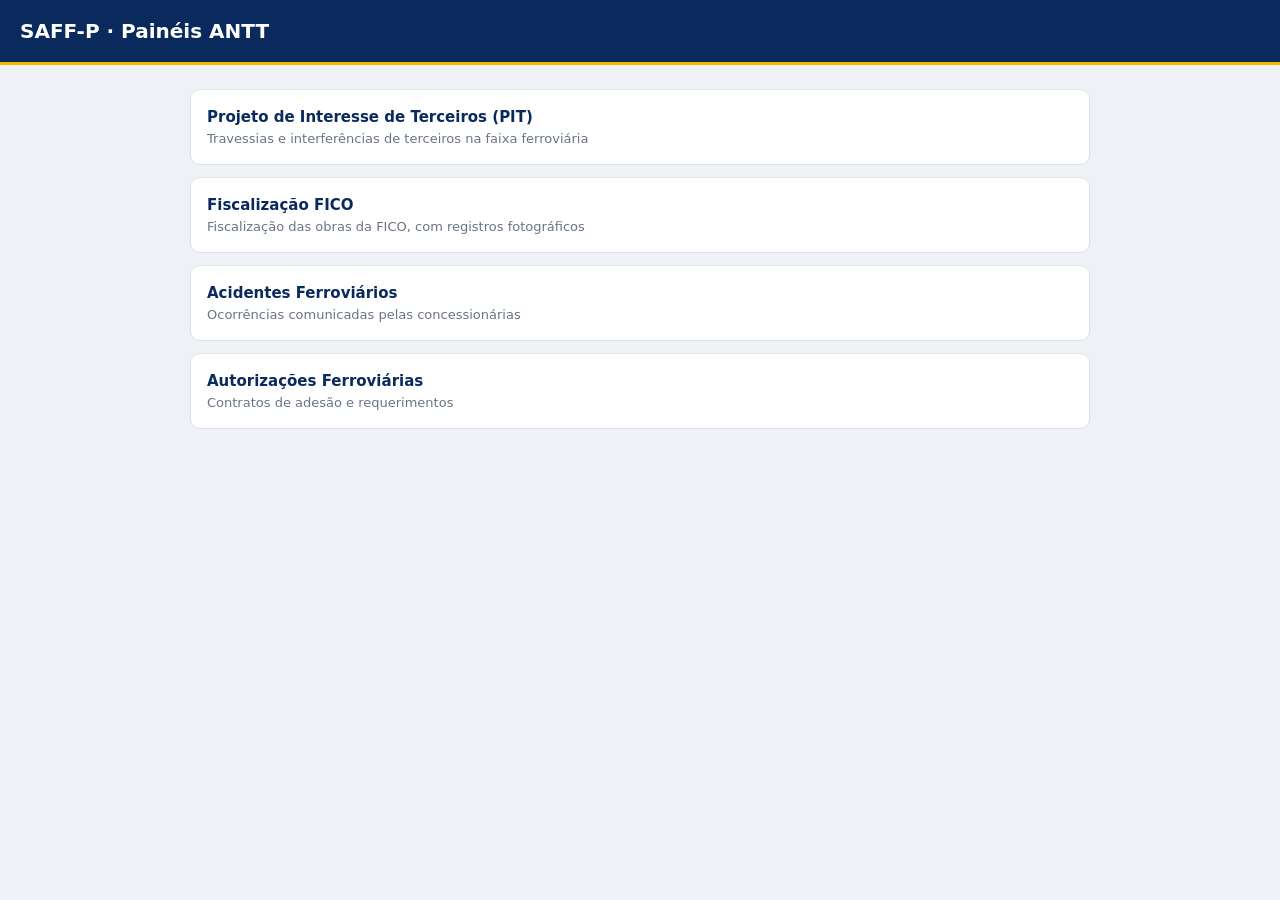
<file: index.html>
<!doctype html>
<html lang="pt-BR"><head><meta charset="utf-8"><meta name="viewport" content="width=device-width, initial-scale=1">
<title>SAFF-P · Painéis</title>
<style>body{margin:0;font:15px/1.5 "Segoe UI",system-ui,sans-serif;background:#EEF1F5;color:#14213D}
header{background:#0A2A5E;color:#fff;border-bottom:3px solid #F2B705;padding:16px 20px}h1{margin:0;font-size:20px}
main{max-width:900px;margin:24px auto;padding:0 16px;display:grid;gap:12px}a{display:block;background:#fff;border:1px solid #DDE3EB;border-radius:10px;padding:16px;color:#0A2A5E;text-decoration:none;font-weight:600}
a:hover{border-color:#1C5FAD}span{display:block;font-weight:400;color:#6A7486;font-size:13px}</style></head>
<body><header><h1>SAFF-P · Painéis ANTT</h1></header><main>
<a href="pit/">Projeto de Interesse de Terceiros (PIT)<span>Travessias e interferências de terceiros na faixa ferroviária</span></a>
<a href="fico/">Fiscalização FICO<span>Fiscalização das obras da FICO, com registros fotográficos</span></a>
<a href="acidentes/">Acidentes Ferroviários<span>Ocorrências comunicadas pelas concessionárias</span></a>
<a href="https://alipiuspaulo.github.io/painel-autorizacoes/">Autorizações Ferroviárias<span>Contratos de adesão e requerimentos</span></a>
</main></body></html>
</file>
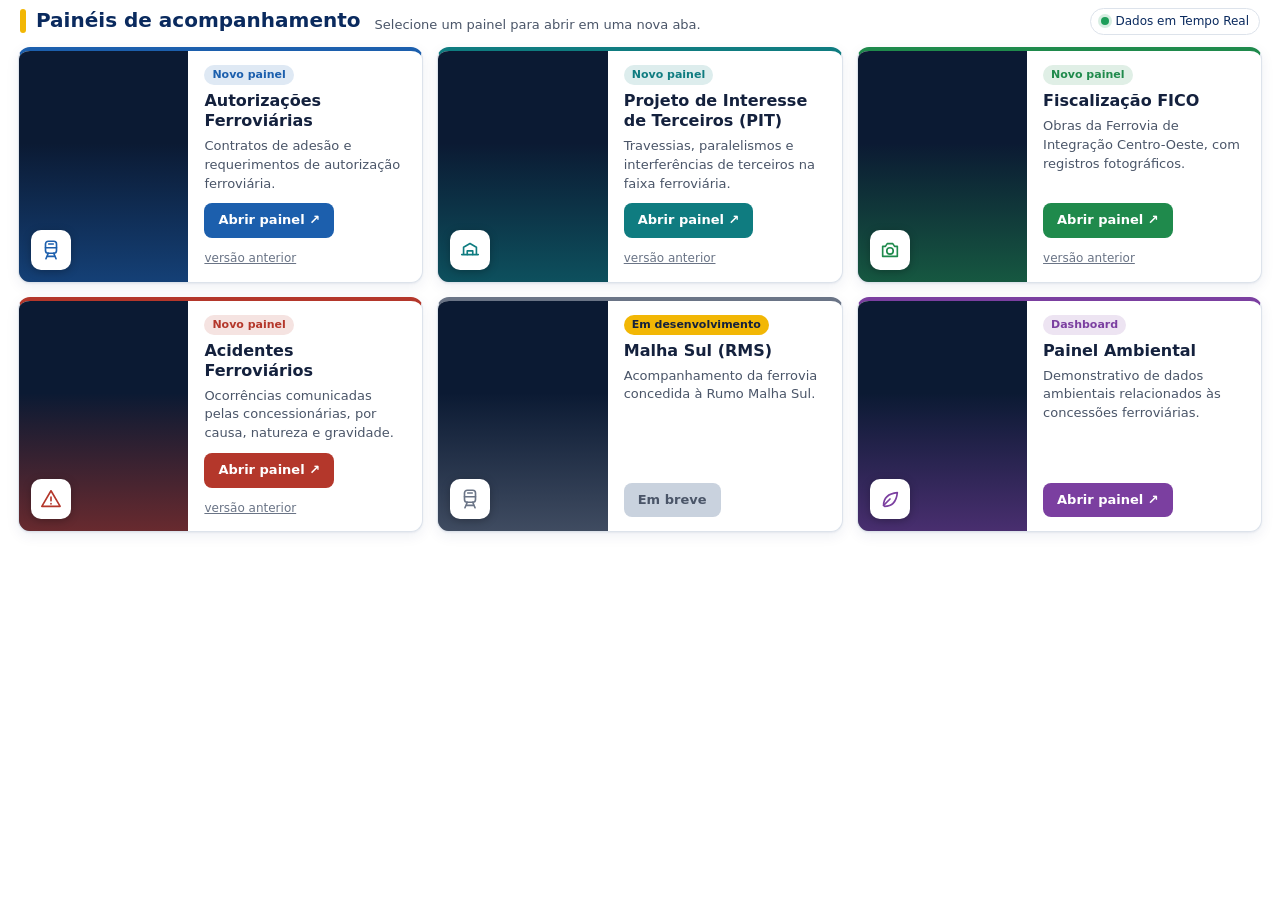
<file: hub/index.html>
<!doctype html>
<html lang="pt-BR">
<head>
<meta charset="utf-8">
<meta name="viewport" content="width=device-width, initial-scale=1">
<title>SAFF-P · Painéis</title>
<style>
:root{--navy:#0A2A5E;--blue:#1C5FAD;--yellow:#F2B705;--ink:#14213D;--ink2:#4A5568;--muted:#6A7486;--line:#DDE3EB}
*{box-sizing:border-box}
html,body{margin:0;background:transparent;color:var(--ink);font:14px/1.45 "Segoe UI","Avenir Next",system-ui,-apple-system,Roboto,Arial,sans-serif}
.wrap{padding:6px 18px 14px;max-width:1500px;margin:0 auto}
.head{display:flex;align-items:flex-end;gap:14px;margin:0 2px 12px;flex-wrap:wrap}
.head h2{margin:0;font-size:20px;font-weight:700;color:var(--navy);display:flex;align-items:center;gap:10px}
.head h2::before{content:"";width:6px;height:24px;border-radius:3px;background:var(--yellow)}
.head p{margin:0;color:var(--ink2);font-size:13px}
.head .sp{flex:1}
.live{font-size:12px;color:var(--navy);background:#fff;border:1px solid var(--line);border-radius:999px;padding:4px 10px;display:inline-flex;align-items:center;gap:6px}
.live i{width:8px;height:8px;border-radius:50%;background:#1E9E5A;box-shadow:0 0 0 3px rgba(30,158,90,.18)}
.grid{display:grid;grid-template-columns:repeat(3,minmax(0,1fr));gap:14px}
.card{display:grid;grid-template-columns:42% 1fr;min-height:168px;background:#fff;border:1px solid var(--line);border-radius:12px;overflow:hidden;box-shadow:0 1px 2px rgba(10,42,94,.06),0 4px 14px rgba(10,42,94,.07);transition:transform .18s,box-shadow .18s;border-top:4px solid var(--c)}
.card:hover{transform:translateY(-2px);box-shadow:0 2px 4px rgba(10,42,94,.08),0 10px 24px rgba(10,42,94,.12)}
.img{background:#0b1a33 center/cover no-repeat;position:relative}
.img::after{content:"";position:absolute;inset:0;background:linear-gradient(180deg,transparent 40%,color-mix(in srgb,var(--c) 55%,transparent))}
.ic{position:absolute;left:12px;bottom:12px;z-index:1;width:40px;height:40px;border-radius:10px;background:#fff;color:var(--c);display:grid;place-items:center;box-shadow:0 2px 8px rgba(0,0,0,.25)}
.ic svg{width:22px;height:22px}
.body{padding:14px 16px 14px;display:flex;flex-direction:column;gap:6px;min-width:0}
.body h3{margin:0;font-size:16px;line-height:1.25;color:var(--ink)}
.body p{margin:0;color:var(--ink2);font-size:13px;flex:1}
.acts{display:flex;align-items:center;gap:12px;flex-wrap:wrap;margin-top:4px}
.btn{display:inline-flex;align-items:center;gap:6px;background:var(--c);color:#fff;text-decoration:none;font-weight:600;font-size:13px;padding:8px 14px;border-radius:8px;border:0}
.btn:hover{filter:brightness(1.1)}
.btn[aria-disabled="true"]{background:#C9D2DE;color:#4A5568;pointer-events:none}
.old{font-size:12px;color:var(--muted);text-decoration:underline}
.old:hover{color:var(--navy)}
.tag{align-self:flex-start;font-size:11px;font-weight:700;border-radius:999px;padding:2px 8px;background:color-mix(in srgb,var(--c) 14%,#fff);color:var(--c)}
.tag.dev{background:var(--yellow);color:var(--ink)}
@media (max-width:1200px){.grid{grid-template-columns:repeat(2,minmax(0,1fr))}}
@media (max-width:720px){.grid{grid-template-columns:1fr}.card{grid-template-columns:36% 1fr}}
</style>
</head>
<body>
<div class="wrap">
  <div class="head">
    <h2>Painéis de acompanhamento</h2>
    <p>Selecione um painel para abrir em uma nova aba.</p>
    <span class="sp"></span>
    <span class="live"><i></i>Dados em Tempo Real</span>
  </div>
  <div class="grid" id="grid"></div>
</div>
<script>
const R='https://imagem-govfed.maps.arcgis.com/sharing/rest/content/items/26c68a6e20144b5199923c22b1722c3e/resources/images/';
const EXP='https://experience.arcgis.com/experience/', DSH='https://imagem-govfed.maps.arcgis.com/apps/dashboards/';
const I={
  doc:'<path d="M7 3h7l4 4v14H7z"/><path d="M14 3v4h4M10 12h6M10 16h6"/>',
  pit:'<path d="M3 17h18M5 17V9l7-4 7 4v8"/><path d="M9 17v-4h6v4"/>',
  fico:'<path d="M4 8h3l2-3h6l2 3h3v11H4z"/><circle cx="12" cy="13" r="3.5"/>',
  acid:'<path d="M12 3 2 20h20z"/><path d="M12 10v4M12 17v.5"/>',
  train:'<rect x="6" y="2.5" width="12" height="13" rx="3"/><path d="M6 9.5h12M9.5 5.5h5"/><path d="M9 15.5 6.5 21.5M15 15.5l2.5 6M7.6 19h8.8"/>',
  leaf:'<path d="M5 19c0-8 5-13 15-14-1 10-6 15-14 15"/><path d="M5 19l7-7"/>'
};
const P=[
  {t:'Autorizações Ferroviárias',d:'Contratos de adesão e requerimentos de autorização ferroviária.',c:'#1C5FAD',i:'train',img:'widget_460/1776101652744.png',url:EXP+'99652a1a4f7a4ee89a8e3c1d6af5d9bb',old:DSH+'b9b84e3d709e4bd9af5e652588ace76e',tag:'Novo painel'},
  {t:'Projeto de Interesse de Terceiros (PIT)',d:'Travessias, paralelismos e interferências de terceiros na faixa ferroviária.',c:'#0F7C80',i:'pit',img:'widget_3/1776101665127.png',url:EXP+'f554b9b22f8e4cfe9470046ad6b45a4a',old:DSH+'8d834b7aae7d4b549e3348f8d133bf55',tag:'Novo painel'},
  {t:'Fiscalização FICO',d:'Obras da Ferrovia de Integração Centro-Oeste, com registros fotográficos.',c:'#1F8A4C',i:'fico',img:'widget_4/1776101680715.png',url:EXP+'20d9b3d0ec0c4383b7834ee8c11c7068',old:DSH+'df0398e7fcea4d9c9919e67bdca24cdd',tag:'Novo painel'},
  {t:'Acidentes Ferroviários',d:'Ocorrências comunicadas pelas concessionárias, por causa, natureza e gravidade.',c:'#B4372B',i:'acid',img:'widget_5/1776101691414.png',url:EXP+'8dcb0c4121d643b6ae0b9e2e304288e8',old:DSH+'56dc12a1126c49acb3bf70559ab33477',tag:'Novo painel'},
  {t:'Malha Sul (RMS)',d:'Acompanhamento da ferrovia concedida à Rumo Malha Sul.',c:'#6A7486',i:'train',img:'background_setting/1783278204299.jpg',url:null,tag:'Em desenvolvimento',dev:true},
  {t:'Painel Ambiental',d:'Demonstrativo de dados ambientais relacionados às concessões ferroviárias.',c:'#7B3FA0',i:'leaf',img:'widget_637/1776173961556.jpg',url:DSH+'7cb56f035ee845f59900881a756dfaa6',tag:'Dashboard'}
];
const svg=k=>`<svg viewBox="0 0 24 24" fill="none" stroke="currentColor" stroke-width="1.8" stroke-linecap="round" stroke-linejoin="round">${I[k]}</svg>`;
document.getElementById('grid').innerHTML=P.map(p=>`
  <article class="card" style="--c:${p.c}">
    <div class="img" style="background-image:url('${R+p.img}')"><span class="ic">${svg(p.i)}</span></div>
    <div class="body">
      <span class="tag ${p.dev?'dev':''}">${p.tag}</span>
      <h3>${p.t}</h3>
      <p>${p.d}</p>
      <div class="acts">
        ${p.url?`<a class="btn" href="${p.url}" target="_blank" rel="noopener">Abrir painel ↗</a>`:`<span class="btn" aria-disabled="true">Em breve</span>`}
        ${p.old?`<a class="old" href="${p.old}" target="_blank" rel="noopener">versão anterior</a>`:''}
      </div>
    </div>
  </article>`).join('');
</script>
</body>
</html>
</file>
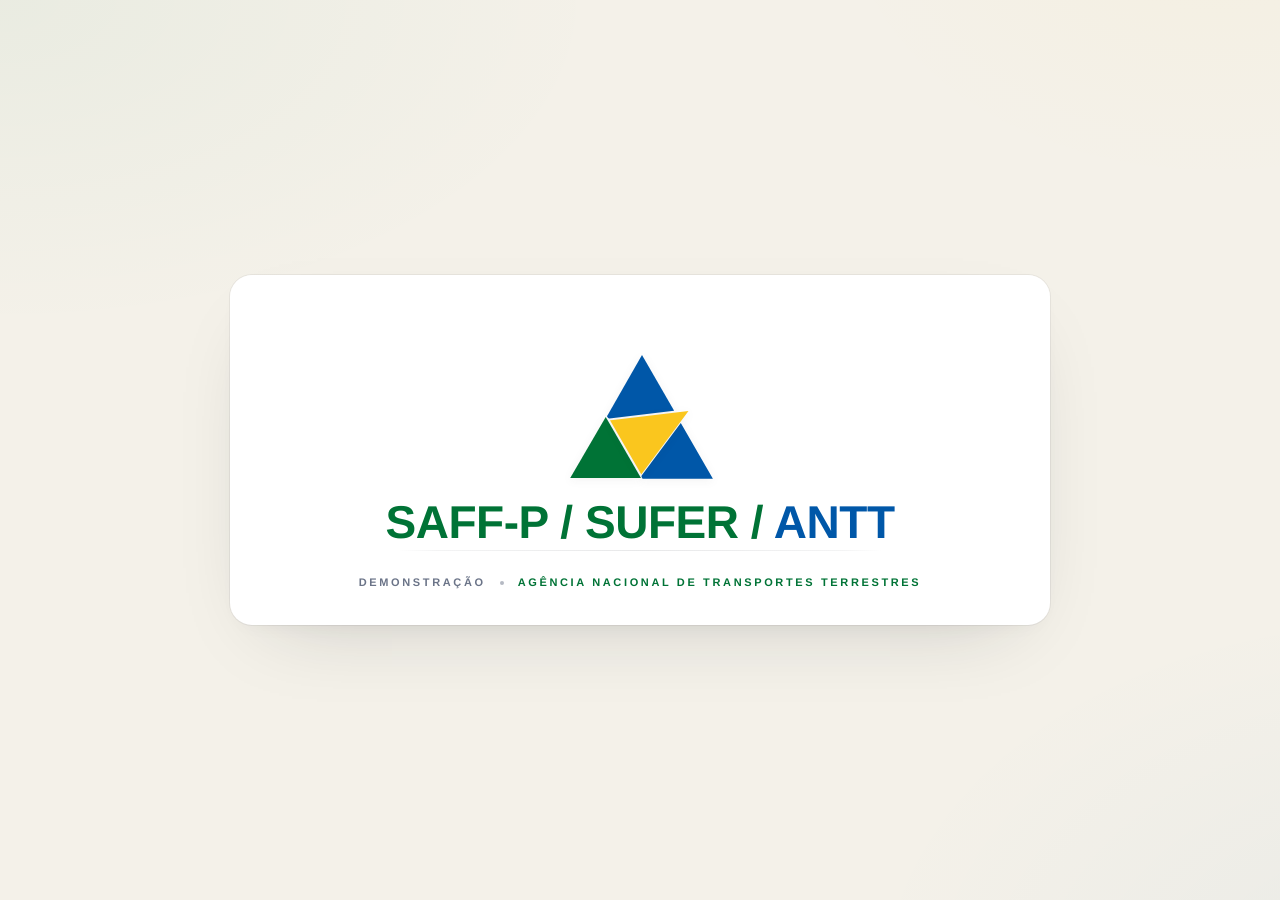
<file: logo/index.html>
<!DOCTYPE html>
<html lang="pt-BR">
<head>
<meta charset="UTF-8">
<meta name="viewport" content="width=device-width, initial-scale=1.0">
<title>ANTT · Logo animado</title>



<style>
  :root {
    /* Cores oficiais (Manual ANTT, p.26) */
    --green:   #007336;
    --blue:    #0057A8;
    --yellow:  #FAC61E;
    --ink:     #1A1F2A;
    --ink-2:   #3A4254;
    --ink-3:   #6B7488;
    --bg:      #F4F1E9;
    --paper:   #FFFFFF;
    --line:    #E2DCCC;
    --gillsans: "Gill Sans MT", "Gill Sans Nova", "Gill Sans", Cantarell, Lato, -apple-system, BlinkMacSystemFont, "Helvetica Neue", sans-serif;
  }

  *, *::before, *::after { box-sizing: border-box; margin: 0; padding: 0; }
  html, body { height: 100%; }

  body {
    font-family: var(--gillsans);
    color: var(--ink);
    background:
      radial-gradient(1100px 600px at 0% 0%, rgba(0,115,54,0.045), transparent 55%),
      radial-gradient(1000px 700px at 110% 110%, rgba(0,87,168,0.045), transparent 55%),
      radial-gradient(700px 500px at 95% -10%, rgba(250,198,30,0.04), transparent 55%),
      var(--bg);
    -webkit-font-smoothing: antialiased;
    text-rendering: geometricPrecision;
    display: flex; align-items: center; justify-content: center;
    padding: 32px 16px; min-height: 100vh;
  }

  .stage {
    position: relative;
    width: min(820px, 100%);
    padding: 60px 56px 36px;
    background: var(--paper);
    border-radius: 22px;
    box-shadow:
      0 1px 0 rgba(255,255,255,0.6) inset,
      0 0 0 1px rgba(26,31,42,0.06),
      0 30px 80px -40px rgba(26,31,42,0.22),
      0 8px 24px -16px rgba(26,31,42,0.10);
    overflow: hidden;
  }

  .meta {
    position: absolute; top: 22px; right: 28px;
    font-family: var(--gillsans); font-size: 10px; font-weight: 700;
    letter-spacing: 0.22em; text-transform: uppercase; color: var(--ink-3);
    display: flex; align-items: center; gap: 8px;
  }
  .meta::before {
    content: ""; width: 6px; height: 6px; border-radius: 50%;
    background: var(--green);
    box-shadow: 0 0 0 3px rgba(0,115,54,0.18);
    animation: pulse 2.4s ease-in-out infinite;
  }
  @keyframes pulse { 0%,100% { box-shadow: 0 0 0 3px rgba(0,115,54,0.18); } 50% { box-shadow: 0 0 0 6px rgba(0,115,54,0.05); } }

  .mark {
    position: absolute; top: 22px; left: 28px;
    display: flex; align-items: center; gap: 10px;
    font-family: var(--gillsans); font-size: 9.5px; font-weight: 700;
    letter-spacing: 0.22em; text-transform: uppercase; color: var(--ink-3);
  }
  .mark .dot { width: 6px; height: 6px; border-radius: 50%; background: var(--ink-3); display: inline-flex; }

  /* ========== SYMBOL ZONE ========== */
  .symbol-zone {
    position: relative;
    width: 160px;
    height: 144px;
    margin: 6px auto 0;
    /* Allow triangles to fly outside container during juggling */
    overflow: visible;
  }

  /* Each triangle is absolutely positioned at its HOME position; transform animates it from there */
  .tri {
    position: absolute;
    transform-origin: 50% 50%;
    will-change: transform;
  }
  .tri svg { width: 100%; height: 100%; display: block; filter: drop-shadow(0 2px 4px rgba(26,31,42,0.06)); }

  /* 10s cycle: 0-58% juggling, 58-65% converging, 65-85% holding (symbol), 85-92% dispersing, 92-100% juggling */
  .tri-blue-top   { left: 46.66px; top: 14.12px; width: 67.12px; height: 63.51px;
                    animation: dance-blue-top   10s cubic-bezier(.45,.05,.55,.95) infinite; }
  .tri-green-bl   { left: 10.45px; top: 76.05px; width: 71.20px; height: 61.39px;
                    animation: dance-green-bl   10s cubic-bezier(.45,.05,.55,.95) infinite; }
  .tri-blue-br    { left: 80.93px; top: 81.81px; width: 71.92px; height: 55.64px;
                    animation: dance-blue-br    10s cubic-bezier(.45,.05,.55,.95) infinite; }
  .tri-yellow-inv { left: 49.52px; top: 69.55px; width: 78.50px; height: 63.64px;
                    animation: dance-yellow-inv 10s cubic-bezier(.45,.05,.55,.95) infinite; }

  /* Arcs are designed so each triangle stays roughly above/around its home quadrant.
     All converge to translate(0,0) rotate(0) at 65% and hold until 85% — that's when the symbol is fully assembled. */
  @keyframes dance-blue-top {
    0%   { transform: translate(-22px, 18px)  rotate(-10deg); }
    14%  { transform: translate(-12px, -6px)  rotate(-2deg); }
    28%  { transform: translate(8px, -22px)   rotate(8deg); }
    42%  { transform: translate(22px, -10px)  rotate(14deg); }
    55%  { transform: translate(8px, -16px)   rotate(4deg); }
    65%  { transform: translate(0, 0)         rotate(0); }
    85%  { transform: translate(0, 0)         rotate(0); }
    92%  { transform: translate(-14px, 6px)   rotate(-6deg); }
    100% { transform: translate(-22px, 18px)  rotate(-10deg); }
  }
  @keyframes dance-green-bl {
    0%   { transform: translate(18px, -16px)  rotate(10deg); }
    14%  { transform: translate(22px, 4px)    rotate(4deg); }
    28%  { transform: translate(10px, 18px)   rotate(-4deg); }
    42%  { transform: translate(-14px, 12px)  rotate(-12deg); }
    55%  { transform: translate(-16px, -4px)  rotate(-4deg); }
    65%  { transform: translate(0, 0)         rotate(0); }
    85%  { transform: translate(0, 0)         rotate(0); }
    92%  { transform: translate(10px, -10px)  rotate(6deg); }
    100% { transform: translate(18px, -16px)  rotate(10deg); }
  }
  @keyframes dance-blue-br {
    0%   { transform: translate(-16px, -18px) rotate(-10deg); }
    14%  { transform: translate(2px, -20px)   rotate(-4deg); }
    28%  { transform: translate(20px, -8px)   rotate(6deg); }
    42%  { transform: translate(16px, 12px)   rotate(12deg); }
    55%  { transform: translate(-2px, 14px)   rotate(2deg); }
    65%  { transform: translate(0, 0)         rotate(0); }
    85%  { transform: translate(0, 0)         rotate(0); }
    92%  { transform: translate(-10px, -12px) rotate(-4deg); }
    100% { transform: translate(-16px, -18px) rotate(-10deg); }
  }
  @keyframes dance-yellow-inv {
    0%   { transform: translate(2px, 16px)    rotate(14deg); }
    14%  { transform: translate(-14px, 12px)  rotate(8deg); }
    28%  { transform: translate(-18px, -4px)  rotate(-6deg); }
    42%  { transform: translate(-2px, -18px)  rotate(-12deg); }
    55%  { transform: translate(14px, -10px)  rotate(-4deg); }
    65%  { transform: translate(0, 0)         rotate(0); }
    85%  { transform: translate(0, 0)         rotate(0); }
    92%  { transform: translate(6px, 12px)    rotate(8deg); }
    100% { transform: translate(2px, 16px)    rotate(14deg); }
  }

  /* ========== WORDMARK ========== */
  .word {
    position: relative;
    display: flex;
    justify-content: center;
    margin: 8px auto 0;
  }

  .word__inner {
    position: relative;
    display: inline-flex;
    align-items: flex-end;
  }

  .antt-letters {
    display: block;
    height: clamp(56px, 9vw, 92px);
    width: auto;
    z-index: 3;
    position: relative;
  }
  .antt-letters path { fill: var(--green); }

  /* wordmark */
  .responde {
    position: relative;
    z-index: 3;
    font-family: var(--gillsans);
    font-weight: 700;
    color: var(--blue);
    /* +30% sobre o tamanho anterior (era 36/6vw/60) */
    font-size: clamp(47px, 7.8vw, 78px);
    line-height: 1;
    /* Aglutinação horizontal: margin em px para fixar o canto esquerdo
       independentemente do font-size (em escalaria com a fonte) */
    margin-left: -11px;
    /* translateY ajustado para que o canto INFERIOR fique na mesma posição
       absoluta de antes: 0.48 × 60 = 28.8px → 28.8 / 78 ≈ 37% */
    transform: translateY(37%);
    letter-spacing: -0.012em;
  }

  /* ========== VEHICLE LANE ========== */
  .lane {
    position: absolute;
    inset: 0 -8px -8px -8px;
    z-index: 1;
    pointer-events: none;
    overflow: hidden;
  }

  .lane::before {
    content: ""; position: absolute;
    left: 4%; right: 4%; bottom: 4px;
    height: 1px;
    background: linear-gradient(90deg, transparent 0%, rgba(26,31,42,0.05) 8%, rgba(26,31,42,0.10) 50%, rgba(26,31,42,0.05) 92%, transparent 100%);
  }

  .veh {
    position: absolute; left: -120px;
    color: var(--ink-2); opacity: 0.55;
    will-change: transform;
  }
  .veh svg { display: block; }

  .veh.truck { bottom: 0%; animation: drive 8.5s linear infinite; animation-delay: -1.2s; }
  .veh.car   { bottom: 38%; animation: drive 6.2s linear infinite; animation-delay: -3.4s; opacity: 0.48; }
  .veh.train { bottom: 70%; animation: drive 11s linear infinite; animation-delay: -7s;   opacity: 0.42; }

  @keyframes drive {
    from { transform: translateX(0); }
    to   { transform: translateX(calc(100vw + 280px)); }
  }

  /* ========== TAGLINE ========== */
  .tag {
    text-align: center; margin-top: 30px;
    font-family: var(--gillsans); font-size: 11px; font-weight: 700;
    letter-spacing: 0.24em; text-transform: uppercase; color: var(--ink-3);
    display: flex; align-items: center; justify-content: center;
    gap: 14px; flex-wrap: wrap;
  }
  .tag .sep { width: 4px; height: 4px; border-radius: 50%; background: var(--ink-3); opacity: 0.5; }
  .tag .accent { color: var(--green); }

  /* ========== RESPONSIVE ========== */
  @media (max-width: 600px) {
    .stage { padding: 56px 22px 26px; }
    .meta { right: 18px; top: 18px; }
    .mark { left: 18px; top: 18px; font-size: 9px; gap: 8px; }

    .symbol-zone { width: 110px; height: 99px; margin-bottom: 18px; }
    .tri-blue-top   { left: 32.1px; top:  9.7px; width: 46.1px; height: 43.7px; }
    .tri-green-bl   { left:  7.2px; top: 52.3px; width: 49.0px; height: 42.2px; }
    .tri-blue-br    { left: 55.7px; top: 56.3px; width: 49.4px; height: 38.3px; }
    .tri-yellow-inv { left: 34.0px; top: 47.8px; width: 54.0px; height: 43.7px; }

    /* Amplitudes proporcionais ao símbolo menor no mobile */
    @keyframes dance-blue-top {
      0%   { transform: translate(-13px, 11px)  rotate(-10deg); }
      14%  { transform: translate(-7px, -3px)   rotate(-2deg); }
      28%  { transform: translate(5px, -13px)   rotate(8deg); }
      42%  { transform: translate(13px, -6px)   rotate(14deg); }
      55%  { transform: translate(5px, -10px)   rotate(4deg); }
      65%  { transform: translate(0, 0)         rotate(0); }
      85%  { transform: translate(0, 0)         rotate(0); }
      92%  { transform: translate(-8px, 3px)    rotate(-6deg); }
      100% { transform: translate(-13px, 11px)  rotate(-10deg); }
    }
    @keyframes dance-green-bl {
      0%   { transform: translate(11px, -10px)  rotate(10deg); }
      14%  { transform: translate(13px, 2px)    rotate(4deg); }
      28%  { transform: translate(6px, 11px)    rotate(-4deg); }
      42%  { transform: translate(-8px, 7px)    rotate(-12deg); }
      55%  { transform: translate(-10px, -2px)  rotate(-4deg); }
      65%  { transform: translate(0, 0)         rotate(0); }
      85%  { transform: translate(0, 0)         rotate(0); }
      92%  { transform: translate(6px, -6px)    rotate(6deg); }
      100% { transform: translate(11px, -10px)  rotate(10deg); }
    }
    @keyframes dance-blue-br {
      0%   { transform: translate(-10px, -11px) rotate(-10deg); }
      14%  { transform: translate(2px, -12px)   rotate(-4deg); }
      28%  { transform: translate(12px, -5px)   rotate(6deg); }
      42%  { transform: translate(10px, 7px)    rotate(12deg); }
      55%  { transform: translate(-2px, 8px)    rotate(2deg); }
      65%  { transform: translate(0, 0)         rotate(0); }
      85%  { transform: translate(0, 0)         rotate(0); }
      92%  { transform: translate(-6px, -7px)   rotate(-4deg); }
      100% { transform: translate(-10px, -11px) rotate(-10deg); }
    }
    @keyframes dance-yellow-inv {
      0%   { transform: translate(2px, 10px)    rotate(14deg); }
      14%  { transform: translate(-8px, 7px)    rotate(8deg); }
      28%  { transform: translate(-11px, -2px)  rotate(-6deg); }
      42%  { transform: translate(-2px, -11px)  rotate(-12deg); }
      55%  { transform: translate(8px, -6px)    rotate(-4deg); }
      65%  { transform: translate(0, 0)         rotate(0); }
      85%  { transform: translate(0, 0)         rotate(0); }
      92%  { transform: translate(3px, 7px)     rotate(8deg); }
      100% { transform: translate(2px, 10px)    rotate(14deg); }
    }

    .antt-letters { height: clamp(40px, 11.5vw, 58px); }
    .responde {
      /* +30% sobre 26/7.7vw/40 */
      font-size: clamp(34px, 10vw, 52px);
      /* 0.45 × 40 = 18px → 18 / 52 ≈ 35% para fixar o canto inferior */
      transform: translateY(35%);
      /* margin em px para preservar o canto esquerdo. Antes -0.55em × 40 = -22px */
      margin-left: -22px;
    }
    .tag {
      font-size: 9px; gap: 6px; letter-spacing: 0.16em;
      flex-direction: column; margin-top: 22px;
    }
    .tag .sep { display: none; }
  }

  @media (max-width: 400px) {
    .stage { padding: 50px 16px 22px; }
  }

  @media (prefers-reduced-motion: reduce) {
    .tri-blue-top, .tri-green-bl, .tri-blue-br, .tri-yellow-inv,
    .veh, .meta::before { animation: none; }
  }


  /* Wordmark SAFF-P / SUFER / ANTT */
  .sigma-text {
    font-family: var(--gillsans);
    font-size: clamp(24px, 4.2vw, 46px);
    font-weight: 700;
    color: var(--green);
    line-height: 1;
    position: relative;
    z-index: 3;
    letter-spacing: -0.01em;
    padding: 6px 0 2px;
    white-space: nowrap;
  }
  /* === LIMPEZA FINAL === */
  .mark, .meta { display: none !important; }
  /* Remover Google Fonts (evita timeout em ambientes restritos) */
</style>
</head>
<body>

  <main class="stage" role="img" aria-label="Logo animado ANTT — Agência Nacional de Transportes Terrestres">

    <div class="mark" aria-hidden="true">
      
    </div>
    <div class="meta"></div>

    <!-- 4 triângulos oficiais — fazem malabarismo e se compõem no símbolo -->
    <div class="symbol-zone" aria-hidden="true">
          <div class="tri tri-blue-top">
            <svg viewBox="328.08 604.47 26.01 24.61" preserveAspectRatio="xMidYMid meet" xmlns="http://www.w3.org/2000/svg">
              <path fill="#0057A8" d="M 341.640625 604.46875 L 328.082031 628.207031 C 328.257812 628.636719 328.59375 629.082031 329.035156 629.054688 L 354.09375 626.039062 Z M 341.640625 604.46875 "/>
            </svg>
          </div>
          <div class="tri tri-green-bl">
            <svg viewBox="314.05 628.47 27.59 23.79" preserveAspectRatio="xMidYMid meet" xmlns="http://www.w3.org/2000/svg">
              <path fill="#007336" d="M 327.90625 628.46875 L 314.046875 652.261719 L 341.640625 652.261719 Z M 327.90625 628.46875 "/>
            </svg>
          </div>
          <div class="tri tri-blue-br">
            <svg viewBox="341.36 630.70 27.87 21.56" preserveAspectRatio="xMidYMid meet" xmlns="http://www.w3.org/2000/svg">
              <path fill="#0057A8" d="M 356.785156 630.699219 L 369.234375 652.261719 L 341.96875 652.261719 C 341.714844 651.820312 341.355469 651.515625 341.699219 651 L 341.699219 650.992188 Z M 356.785156 630.699219 "/>
            </svg>
          </div>
          <div class="tri tri-yellow-inv">
            <svg viewBox="329.19 625.95 30.42 24.66" preserveAspectRatio="xMidYMid meet" xmlns="http://www.w3.org/2000/svg">
              <path fill="#FAC61E" d="M 341.335938 650.605469 C 341.378906 650.507812 341.425781 650.417969 341.484375 650.324219 L 341.492188 650.3125 L 359.609375 625.949219 L 329.527344 629.566406 L 329.519531 629.566406 C 329.40625 629.574219 329.292969 629.570312 329.1875 629.554688 Z M 341.335938 650.605469 "/>
            </svg>
          </div>
    </div>

    <div class="word">
      <div class="word__inner">

        <div class="lane">
          <div class="veh truck">
            <svg width="48" height="22" viewBox="0 0 64 28" xmlns="http://www.w3.org/2000/svg">
              <rect x="2"  y="6"  width="36" height="14" rx="1.2" fill="currentColor"/>
              <line x1="20" y1="6" x2="20" y2="20" stroke="rgba(255,255,255,0.35)" stroke-width="0.6"/>
              <path d="M38 10 L52 10 L58 16 L58 20 L38 20 Z" fill="currentColor"/>
              <rect x="42" y="11.5" width="9" height="4" rx="0.5" fill="rgba(255,255,255,0.4)"/>
              <circle cx="11" cy="22" r="3" fill="currentColor"/>
              <circle cx="11" cy="22" r="1.2" fill="rgba(255,255,255,0.5)"/>
              <circle cx="29" cy="22" r="3" fill="currentColor"/>
              <circle cx="29" cy="22" r="1.2" fill="rgba(255,255,255,0.5)"/>
              <circle cx="52" cy="22" r="3" fill="currentColor"/>
              <circle cx="52" cy="22" r="1.2" fill="rgba(255,255,255,0.5)"/>
            </svg>
          </div>
          <div class="veh car">
            <svg width="40" height="18" viewBox="0 0 52 22" xmlns="http://www.w3.org/2000/svg">
              <path d="M2 14 L9 6 Q11 4 14 4 L34 4 Q37 4 39.5 6.5 L46 13 L50 13 L50 17 L2 17 Z" fill="currentColor"/>
              <path d="M11 6.5 L20 6.5 L20 12.5 L13 12.5 Z" fill="rgba(255,255,255,0.42)"/>
              <path d="M22 6.5 L33 6.5 L37 12.5 L22 12.5 Z" fill="rgba(255,255,255,0.42)"/>
              <circle cx="13" cy="18" r="3" fill="currentColor"/>
              <circle cx="13" cy="18" r="1.2" fill="rgba(255,255,255,0.5)"/>
              <circle cx="40" cy="18" r="3" fill="currentColor"/>
              <circle cx="40" cy="18" r="1.2" fill="rgba(255,255,255,0.5)"/>
            </svg>
          </div>
          <div class="veh train">
            <svg width="68" height="22" viewBox="0 0 88 26" xmlns="http://www.w3.org/2000/svg">
              <path d="M3 6 L62 6 L70 11 L74 11 L74 20 L3 20 Z" fill="currentColor"/>
              <rect x="50" y="2" width="5" height="5" fill="currentColor"/>
              <rect x="7"  y="9" width="5" height="5" rx="0.5" fill="rgba(255,255,255,0.42)"/>
              <rect x="15" y="9" width="5" height="5" rx="0.5" fill="rgba(255,255,255,0.42)"/>
              <rect x="23" y="9" width="5" height="5" rx="0.5" fill="rgba(255,255,255,0.42)"/>
              <rect x="31" y="9" width="5" height="5" rx="0.5" fill="rgba(255,255,255,0.42)"/>
              <rect x="39" y="9" width="5" height="5" rx="0.5" fill="rgba(255,255,255,0.42)"/>
              <rect x="47" y="9" width="5" height="5" rx="0.5" fill="rgba(255,255,255,0.42)"/>
              <rect x="63" y="9" width="6" height="4" rx="0.5" fill="rgba(255,255,255,0.42)"/>
              <circle cx="13" cy="22" r="2.6" fill="currentColor"/>
              <circle cx="27" cy="22" r="2.6" fill="currentColor"/>
              <circle cx="44" cy="22" r="2.6" fill="currentColor"/>
              <circle cx="60" cy="22" r="2.6" fill="currentColor"/>
              <line x1="10" y1="24.5" x2="63" y2="24.5" stroke="currentColor" stroke-width="0.8" opacity="0.5"/>
            </svg>
          </div>
        </div>
        <span class="sigma-text">SAFF-P / SUFER / <span style="color:var(--blue)">ANTT</span></span>

        

      </div>
    </div>

    <div class="tag">
      <span>DEMONSTRAÇÃO</span>
      <span class="sep"></span>
      <span class="accent">AGÊNCIA NACIONAL DE TRANSPORTES TERRESTRES</span>
    </div>

  </main>

</body>
</html>
</file>
